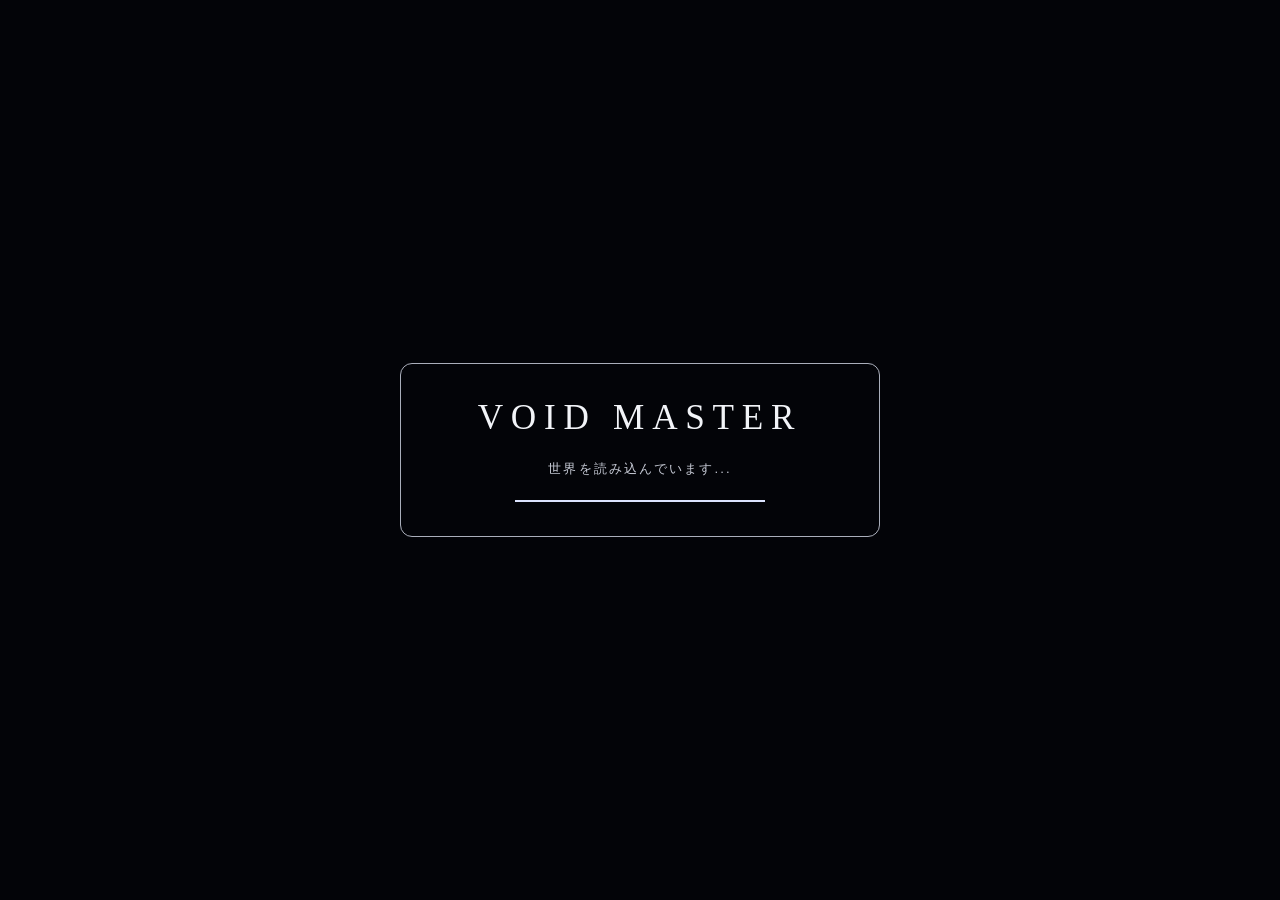
<file: index.html>
<!doctype html>
<html lang="ja">
<head>
  <meta charset="UTF-8">
  <meta name="viewport" content="width=device-width, initial-scale=1.0">
  <meta name="theme-color" content="#030408">
  <title>Void Master</title>
  <style>
    :root {
      color-scheme: dark;
      --white: #f2f4f8;
      --muted: #9ba3b5;
      --blue: #8da9ff;
      --panel: rgba(5, 7, 13, 0.78);
    }

    * { box-sizing: border-box; }

    html, body {
      width: 100%;
      min-height: 100%;
      margin: 0;
      background: #030408;
    }

    body {
      min-height: 100vh;
      min-height: 100dvh;
      overflow: hidden;
      color: var(--white);
      font-family: "Yu Gothic", "Hiragino Kaku Gothic ProN", Meiryo, sans-serif;
      -webkit-font-smoothing: antialiased;
    }

    button { font: inherit; }

    .scene {
      position: relative;
      isolation: isolate;
      display: grid;
      min-height: 100vh;
      min-height: 100dvh;
      place-items: center;
      overflow: hidden;
      background:
        radial-gradient(ellipse at 50% 48%, rgba(31, 42, 68, 0.19), transparent 48%),
        linear-gradient(180deg, #030408 0%, #070a12 58%, #020306 100%);
    }

    .scene::before,
    .scene::after {
      position: absolute;
      z-index: -1;
      content: "";
      pointer-events: none;
      transition: opacity 1.8s ease, transform 2.5s ease;
    }

    .scene::before {
      inset: -20%;
      opacity: 0;
      background:
        radial-gradient(ellipse at 50% 56%, rgba(65, 97, 165, 0.2), transparent 35%),
        radial-gradient(ellipse at 50% 100%, rgba(25, 38, 67, 0.28), transparent 45%);
      transform: scale(1.08);
    }

    .scene::after {
      inset: 0;
      opacity: 0.18;
      background-image: radial-gradient(rgba(190, 205, 239, 0.65) 0.6px, transparent 0.8px);
      background-size: 43px 43px;
      mask-image: linear-gradient(transparent, #000 35%, #000 75%, transparent);
    }

    .scene.has-light::before { opacity: 1; transform: scale(1); }
    .scene.has-light::after { opacity: 0.3; }

    .loading-screen {
      position: absolute;
      inset: 0;
      z-index: 5;
      display: grid;
      place-items: center;
      background: #030408;
      opacity: 1;
      transition: opacity 850ms ease, visibility 850ms ease;
    }

    .loading-screen.is-hidden {
      opacity: 0;
      visibility: hidden;
      pointer-events: none;
    }

    .loading-panel {
      display: grid;
      justify-items: center;
      gap: 22px;
      width: min(82vw, 480px);
      padding: 34px 26px;
      border: 1px solid rgba(235, 240, 255, 0.72);
      border-radius: 12px;
      text-align: center;
    }

    .logo {
      margin: 0;
      font-family: Georgia, "Times New Roman", serif;
      font-size: clamp(1.5rem, 5vw, 2.2rem);
      font-weight: 400;
      letter-spacing: 0.22em;
    }

    .loading-caption {
      margin: 0;
      color: #c5c9d4;
      font-size: 0.82rem;
      letter-spacing: 0.16em;
    }

    .loading-track {
      width: min(100%, 250px);
      height: 2px;
      overflow: hidden;
      background: rgba(255,255,255,0.14);
    }

    .loading-progress {
      width: 100%;
      height: 100%;
      background: #dce4ff;
      transform: scaleX(0);
      transform-origin: left;
      animation: load 1.5s ease-in-out forwards;
    }

    @keyframes load {
      to { transform: scaleX(1); }
    }

    .opening {
      display: grid;
      grid-template-rows: auto 1fr auto;
      width: min(900px, 100%);
      min-height: 100vh;
      min-height: 100dvh;
      padding: clamp(24px, 5vh, 54px) clamp(22px, 7vw, 82px) clamp(20px, 4vh, 42px);
      opacity: 0;
      transform: translateY(8px);
      transition: opacity 1.2s ease, transform 1.2s ease;
    }

    .opening.is-visible { opacity: 1; transform: translateY(0); }

    .opening-header {
      display: flex;
      align-items: center;
      justify-content: space-between;
      gap: 16px;
      color: var(--muted);
      font-family: Georgia, "Times New Roman", serif;
      font-size: 0.72rem;
      letter-spacing: 0.22em;
    }

    .chapter-mark { white-space: nowrap; }

    .story-area {
      display: grid;
      align-content: center;
      justify-items: center;
      padding: 34px 0;
      cursor: pointer;
      outline: none;
    }

    .story-area:focus-visible {
      outline: 1px solid rgba(141, 169, 255, 0.65);
      outline-offset: 8px;
    }

    .eyebrow {
      margin: 0 0 clamp(26px, 5vh, 46px);
      color: var(--blue);
      font-size: 0.7rem;
      letter-spacing: 0.32em;
      opacity: 0.9;
    }

    .story-text {
      width: 100%;
      max-width: 680px;
      min-height: 7.5em;
      margin: 0;
      color: #f0f1f6;
      font-size: clamp(1.05rem, 2.5vw, 1.42rem);
      font-weight: 400;
      line-height: 2.25;
      letter-spacing: 0.055em;
      text-align: center;
      white-space: pre-wrap;
      overflow-wrap: anywhere;
      text-shadow: 0 2px 18px rgba(0,0,0,0.45);
    }

    .story-text.is-fading { opacity: 0; }
    .story-text { transition: opacity 220ms ease; }

    .cursor {
      display: inline-block;
      width: 1px;
      height: 1.1em;
      margin-left: 3px;
      vertical-align: -0.16em;
      background: var(--blue);
      animation: blink 1s steps(2, start) infinite;
    }

    @keyframes blink { to { visibility: hidden; } }

    .opening-footer {
      display: grid;
      grid-template-columns: 1fr auto 1fr;
      align-items: center;
      gap: 18px;
      color: var(--muted);
      font-size: 0.72rem;
      letter-spacing: 0.1em;
    }

    .progress-label { font-variant-numeric: tabular-nums; }

    .progress-track {
      width: min(25vw, 180px);
      height: 1px;
      background: rgba(255,255,255,0.18);
    }

    .progress-value {
      width: 0;
      height: 100%;
      background: var(--blue);
      transition: width 300ms ease;
    }

    .control-hint { text-align: right; }

    .text-button {
      padding: 8px 0;
      border: 0;
      background: transparent;
      color: #c3c8d6;
      cursor: pointer;
      font-size: 0.72rem;
      letter-spacing: 0.1em;
      transition: color 180ms ease;
    }

    .text-button:hover { color: #fff; }
    .text-button:focus-visible { outline: 1px solid var(--blue); outline-offset: 5px; }

    .title-call {
      position: absolute;
      inset: 0;
      z-index: 4;
      display: grid;
      place-items: center;
      overflow: hidden;
      padding: 24px;
      background: #020307;
      opacity: 0;
      visibility: hidden;
      transition: opacity 1.1s ease, visibility 1.1s ease;
    }

    .title-call::before {
      position: absolute;
      inset: -25%;
      content: "";
      pointer-events: none;
      opacity: 0;
      background: radial-gradient(ellipse at center, rgba(94, 125, 206, 0.25), transparent 35%);
      transform: scale(0.7);
      transition: opacity 1.8s ease, transform 2.8s ease;
    }

    .title-call.is-visible { opacity: 1; visibility: visible; }
    .title-call.is-visible::before { opacity: 1; transform: scale(1.15); }

    .title-call-content {
      position: relative;
      text-align: center;
      transform: translateY(12px);
      opacity: 0;
      transition: opacity 1.4s ease 0.55s, transform 1.4s ease 0.55s;
    }

    .title-call.is-visible .title-call-content { opacity: 1; transform: translateY(0); }

    .title-call-kicker {
      margin: 0 0 26px;
      color: #aabbe9;
      font-size: 0.66rem;
      letter-spacing: 0.48em;
    }

    .title-call-logo {
      margin: 0;
      padding-left: 0.2em;
      color: #f5f6fb;
      font-family: Georgia, "Times New Roman", serif;
      font-size: clamp(2.2rem, 8vw, 5.4rem);
      font-weight: 400;
      letter-spacing: 0.2em;
      text-shadow: 0 0 35px rgba(147, 174, 255, 0.28);
    }

    .title-call-rule {
      width: min(58vw, 250px);
      height: 1px;
      margin: 28px auto 22px;
      background: linear-gradient(90deg, transparent, rgba(202, 215, 255, 0.85), transparent);
      transform: scaleX(0);
      transform-origin: center;
      transition: transform 1.2s ease 1s;
    }

    .title-call.is-visible .title-call-rule { transform: scaleX(1); }

    .title-call-subtitle {
      margin: 0;
      color: #b8bfd1;
      font-size: 0.78rem;
      letter-spacing: 0.2em;
    }

    .title-call-continue {
      display: inline-block;
      margin-top: 58px;
      opacity: 0;
      animation: none;
    }

    .title-call.is-ready .title-call-continue {
      animation: appear 900ms ease forwards;
    }

    @keyframes appear { to { opacity: 1; } }

    .end-screen {
      position: absolute;
      inset: 0;
      z-index: 3;
      display: grid;
      place-items: center;
      padding: 24px;
      background: rgba(2, 3, 7, 0.88);
      opacity: 0;
      visibility: hidden;
      transition: opacity 700ms ease, visibility 700ms ease;
    }

    .end-screen.is-visible { opacity: 1; visibility: visible; }

    .end-content { text-align: center; }
    .end-content h2 {
      margin: 0 0 14px;
      font-family: Georgia, "Times New Roman", serif;
      font-size: clamp(1.6rem, 5vw, 2.4rem);
      font-weight: 400;
      letter-spacing: 0.18em;
    }
    .end-content p { color: var(--muted); font-size: 0.88rem; letter-spacing: 0.12em; }
    .title-menu { display: flex; flex-wrap: wrap; justify-content: center; align-items: center; gap: 22px; margin-top: 28px; }
    .game-start-link { color: #dce4ff; text-decoration: none; border-bottom: 1px solid rgba(141, 169, 255, .55); }
    .game-start-link:hover { color: #fff; border-bottom-color: #fff; }

    @media (max-width: 560px) {
      .opening { padding-inline: 22px; }
      .opening-header { font-size: 0.62rem; letter-spacing: 0.14em; }
      .story-text { min-height: 9em; line-height: 2.05; }
      .opening-footer { grid-template-columns: auto 1fr auto; gap: 12px; }
      .progress-track { width: 100%; }
      .control-hint { display: none; }
    }

    @media (prefers-reduced-motion: reduce) {
      *, *::before, *::after {
        animation-duration: 0.01ms !important;
        animation-iteration-count: 1 !important;
        scroll-behavior: auto !important;
        transition-duration: 0.01ms !important;
      }
    }
  </style>
</head>
<body>
  <main class="scene" id="scene">
    <section class="loading-screen" id="loading-screen" aria-label="Loading">
      <div class="loading-panel">
        <h1 class="logo">VOID MASTER</h1>
        <p class="loading-caption">世界を読み込んでいます...</p>
        <div class="loading-track" aria-hidden="true"><div class="loading-progress"></div></div>
      </div>
    </section>

    <section class="opening" id="opening" aria-label="オープニング">
      <header class="opening-header">
        <span>VOID MASTER</span>
        <span class="chapter-mark">PROLOGUE · 00</span>
      </header>

      <div class="story-area" id="story-area" role="button" tabindex="0" aria-label="クリックまたはEnterで次へ進む">
        <p class="eyebrow">RINA'S MONOLOGUE</p>
        <p class="story-text" id="story-text" aria-live="polite" aria-atomic="true"></p>
      </div>

      <footer class="opening-footer">
        <span class="progress-label" id="progress-label">01 / 40</span>
        <div class="progress-track" aria-hidden="true"><div class="progress-value" id="progress-value"></div></div>
        <button class="text-button" id="skip-button" type="button">SKIP ↗</button>
      </footer>
    </section>

    <section class="title-call" id="title-call" aria-label="タイトルコール" aria-hidden="true">
      <div class="title-call-content">
        <p class="title-call-kicker">THE WORLD IS NOT YET LOST</p>
        <h2 class="title-call-logo">VOID MASTER</h2>
        <div class="title-call-rule" aria-hidden="true"></div>
        <p class="title-call-subtitle">闇が濃くなるほど、光は際立つ。</p>
        <button class="text-button title-call-continue" id="title-continue" type="button">CONTINUE ↗</button>
      </div>
    </section>

    <section class="end-screen" id="end-screen" aria-hidden="true">
      <div class="end-content">
        <h2>VOID MASTER</h2>
        <p>—— 物語は、ここから始まる。</p>
        <p class="title-menu">
          <a class="text-button game-start-link" href="game.html">本編を始める ↗</a>
          <button class="text-button" id="replay-button" type="button">オープニングをもう一度見る ↺</button>
        </p>
      </div>
    </section>
  </main>

  <script>
    "use strict";

    const monologue = [
      "私は……何も知らない。",
      "自分がどこから来たのか、なぜここにいるのか ——",
      "名前以外は、何も。",
      "目が覚めた時、周りは黒に包まれていた。",
      "大地は濁り、空は澱み、音さえも吸い込まれていく場所。",
      "それが「クローロ」だと、後になって知った。",
      "なのに私は ——",
      "その闇の中に立っても、少しも痛くなかった。",
      "傷もつかなければ、苦しくもない。",
      "周りのものが次々と呑まれていく中で、私だけが、ただ佇んでいた。",
      "「なぜ君は平気なの？」",
      "誰かがそう言った。",
      "「なぜ闇に消されないの？」",
      "その問いに、私は答えられない。",
      "…… 私自身が、何なのか分からないから。",
      "教えてほしい。",
      "私は誰なの？",
      "何のために在るの？",
      "この白い髪も、蒼い瞳も ——",
      "そして、胸の奥で疼くこの光は、いったい何なの？",
      "「核の欠片」だなんて、そんな言葉で括られるのは苦しい。",
      "道具じゃない。",
      "生贄にされるためだけに生まれてきたんじゃない。",
      "ただ……",
      "誰かの手を、握りたいだけなのに。",
      "共に歩いて、同じものを見て、笑い合いたいだけなのに。",
      "クローロは何もかもを飲み込もうとしている。",
      "でも ——",
      "闇が濃くなるほど、光は際立つ。",
      "私の中のこの光は、きっと消えない。",
      "あなたはそこにいてくれますか？",
      "私の手を取ってくれますか？",
      "闇が怖いと、同じように思ってくれますか？",
      "—— クレイン。",
      "初めて名前を呼んだ人。",
      "あなたがそばにいてくれるのなら、私は闇の中でも歩いていける。",
      "二人なら、きっと ——",
      "この世界の空白を、埋めることができる。",
      "私は消えたりしない。",
      "あなたと共に、生きるから。"
    ];

    const loadingScreen = document.getElementById("loading-screen");
    const opening = document.getElementById("opening");
    const scene = document.getElementById("scene");
    const storyArea = document.getElementById("story-area");
    const storyText = document.getElementById("story-text");
    const progressLabel = document.getElementById("progress-label");
    const progressValue = document.getElementById("progress-value");
    const skipButton = document.getElementById("skip-button");
    const titleCall = document.getElementById("title-call");
    const titleContinue = document.getElementById("title-continue");
    const endScreen = document.getElementById("end-screen");
    const replayButton = document.getElementById("replay-button");
    const reduceMotion = window.matchMedia("(prefers-reduced-motion: reduce)");

    // 「私は……何も知らない。」から先へ進む操作をきっかけにOP曲を再生する。
    const openingMusic = new Audio("assets/music/屍を越えて_BGMer_OP用.mp3");
    openingMusic.loop = true;
    openingMusic.preload = "none";
    let musicStarted = false;

    function startOpeningMusic() {
      if (musicStarted) return;
      musicStarted = true;
      openingMusic.play().catch((error) => {
        // 再生に失敗した場合は、コンソールで原因を確認できるようにする。
        console.error("OP曲を再生できませんでした:", error);
        musicStarted = false;
      });
    }

    let lineIndex = 0;
    let characterIndex = 0;
    let typingTimer = null;
    let isTyping = false;
    let isEnded = false;
    let titleTimer = null;

    function updateProgress() {
      progressLabel.textContent =
        String(Math.min(lineIndex + 1, monologue.length)).padStart(2, "0") +
        " / " + String(monologue.length).padStart(2, "0");
      progressValue.style.width = (lineIndex / monologue.length * 100) + "%";
    }

    function stopTyping() {
      if (typingTimer !== null) {
        window.clearTimeout(typingTimer);
        typingTimer = null;
      }
    }

    function finishCurrentLine() {
      stopTyping();
      storyText.textContent = monologue[lineIndex];
      characterIndex = monologue[lineIndex].length;
      isTyping = false;
    }

    function typeNextCharacter() {
      if (!isTyping) return;

      const line = monologue[lineIndex];
      if (characterIndex >= line.length) {
        isTyping = false;
        typingTimer = null;
        return;
      }

      characterIndex += 1;
      storyText.textContent = line.slice(0, characterIndex);
      const char = line[characterIndex - 1];
      const pause = "、。？！……".includes(char) ? 210 : 42;
      typingTimer = window.setTimeout(typeNextCharacter, reduceMotion.matches ? 0 : pause);
    }

    function showLine(index) {
      stopTyping();
      lineIndex = index;
      characterIndex = 0;
      isTyping = true;
      storyText.classList.add("is-fading");

      window.setTimeout(() => {
        storyText.textContent = "";
        storyText.classList.remove("is-fading");
        updateProgress();
        if (lineIndex >= 28) scene.classList.add("has-light");
        else scene.classList.remove("has-light");
        if (reduceMotion.matches) {
          finishCurrentLine();
          return;
        }
        typeNextCharacter();
      }, reduceMotion.matches ? 0 : 180);
    }

    function nextLine() {
      if (isEnded) return;

      // 最初の一文が表示されている間に進行操作をしたときだけ再生を開始。
      if (lineIndex === 0) startOpeningMusic();

      if (isTyping) {
        finishCurrentLine();
        return;
      }
      if (lineIndex < monologue.length - 1) {
        showLine(lineIndex + 1);
      } else {
        finishOpening();
      }
    }

    function finishOpening() {
      stopTyping();
      isTyping = false;
      isEnded = true;
      if (titleTimer !== null) window.clearTimeout(titleTimer);
      opening.classList.remove("is-visible");
      scene.classList.add("has-light");
      titleCall.classList.add("is-visible");
      titleCall.setAttribute("aria-hidden", "false");
      titleCall.classList.remove("is-ready");
      titleTimer = window.setTimeout(() => {
        titleCall.classList.add("is-ready");
      }, reduceMotion.matches ? 0 : 2200);
    }

    function leaveTitleCall() {
      if (!titleCall.classList.contains("is-visible")) return;
      titleCall.classList.remove("is-visible", "is-ready");
      titleCall.setAttribute("aria-hidden", "true");
      endScreen.classList.add("is-visible");
      endScreen.setAttribute("aria-hidden", "false");
    }

    function startOpening() {
      stopTyping();
      if (titleTimer !== null) window.clearTimeout(titleTimer);
      lineIndex = 0;
      isEnded = false;
      titleCall.classList.remove("is-visible", "is-ready");
      titleCall.setAttribute("aria-hidden", "true");
      endScreen.classList.remove("is-visible");
      endScreen.setAttribute("aria-hidden", "true");
      opening.classList.add("is-visible");
      skipButton.textContent = "SKIP ↗";
      scene.classList.remove("has-light");
      showLine(0);
    }

    function skipOpening() {
      if (isEnded) return;
      finishCurrentLine();
      finishOpening();
    }

    storyArea.addEventListener("click", nextLine);
    storyArea.addEventListener("keydown", (event) => {
      if (event.key === "Enter" || event.key === " ") {
        event.preventDefault();
        nextLine();
      }
    });

    skipButton.addEventListener("click", (event) => {
      event.stopPropagation();
      skipOpening();
    });

    titleContinue.addEventListener("click", leaveTitleCall);
    replayButton.addEventListener("click", startOpening);

    document.addEventListener("keydown", (event) => {
      if (event.key === "Escape" && !isEnded) skipOpening();
      if ((event.key === "Enter" || event.key === " ") &&
          titleCall.classList.contains("is-visible") &&
          event.target !== titleContinue) {
        event.preventDefault();
        leaveTitleCall();
        return;
      }
      if ((event.key === "Enter" || event.key === " ") &&
          event.target !== storyArea &&
          event.target !== skipButton &&
          event.target !== replayButton &&
          event.target !== titleContinue &&
          !isEnded) {
        event.preventDefault();
        nextLine();
      }
    });

    window.setTimeout(() => {
      loadingScreen.classList.add("is-hidden");
      opening.classList.add("is-visible");
      window.setTimeout(startOpening, reduceMotion.matches ? 0 : 550);
    }, 1650);
  </script>
</body>
</html>
</file>
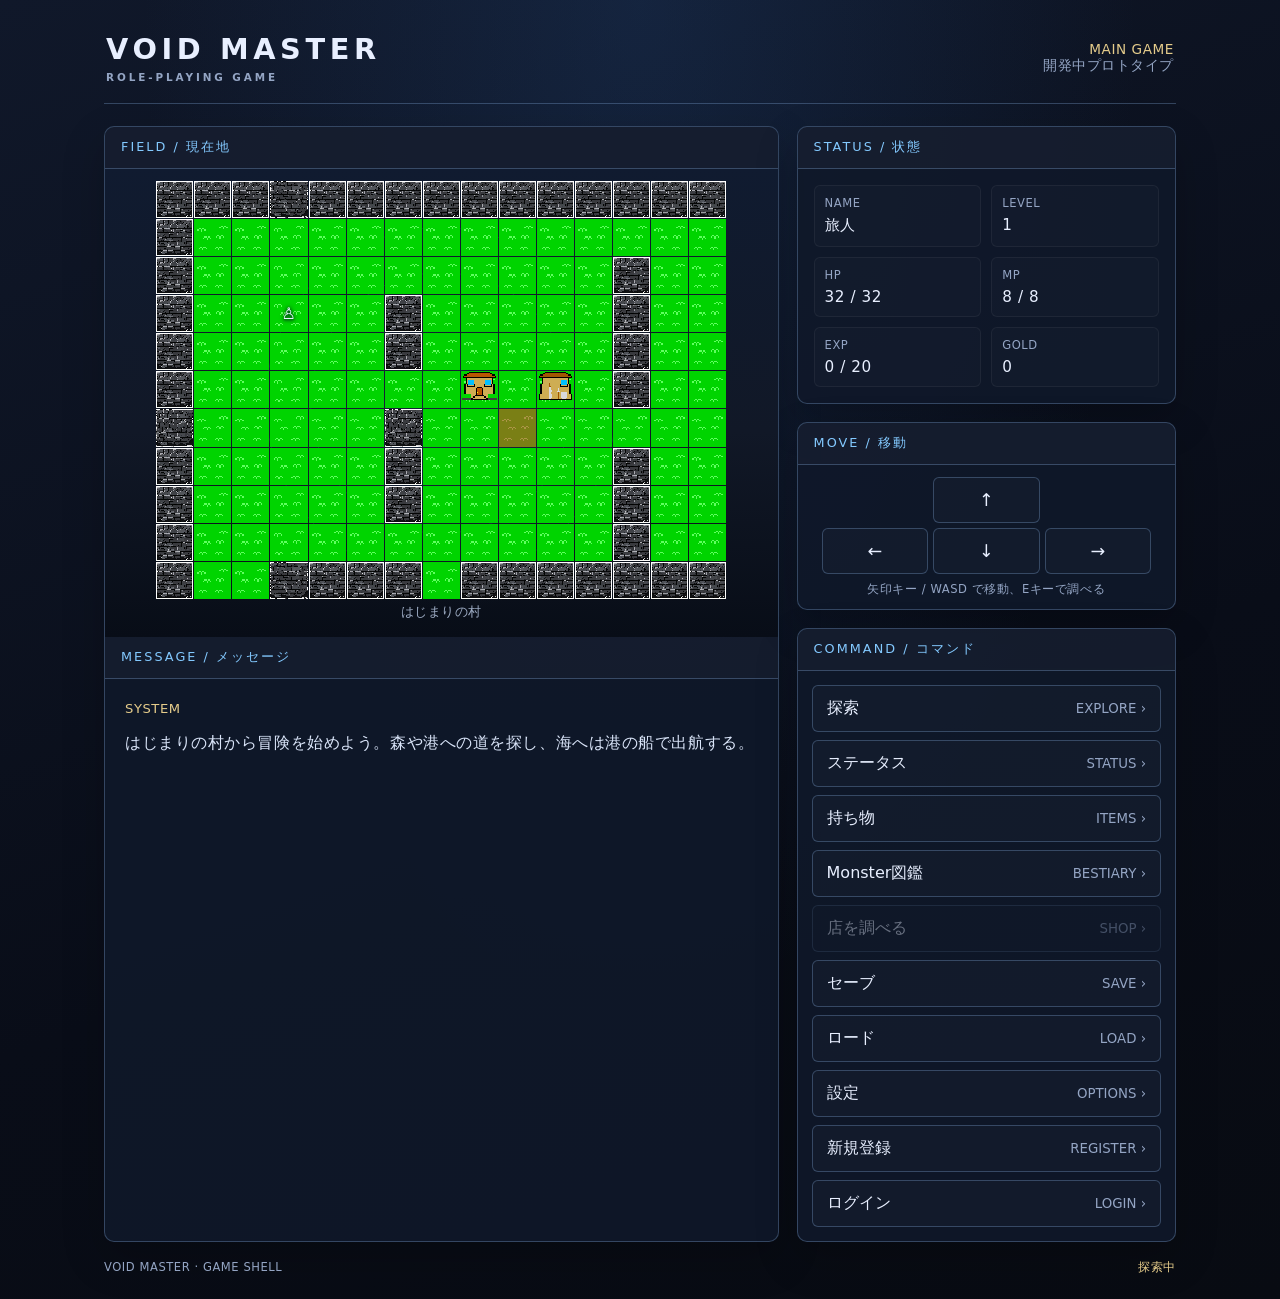
<file: game.html>
<!doctype html>
<html lang="ja">
<head>
  <meta charset="utf-8">
  <meta name="viewport" content="width=device-width, initial-scale=1">
  <meta name="theme-color" content="#090d18">
  <title>Void Master | RPG</title>
  <!-- ゲーム画面。スタイルとエントリーポイントは外部ファイルで管理する。 -->
  <link rel="stylesheet" href="game_style.css">
</head>
<body>
  <div class="shell">
    <header>
      <h1 class="brand">VOID MASTER<span>ROLE-PLAYING GAME</span></h1>
      <div class="chapter">MAIN GAME<br><span style="color:var(--muted)">開発中プロトタイプ</span></div>
    </header>

    <main class="layout">
      <section class="panel" aria-label="ゲーム画面">
        <div class="panel-title">FIELD / 現在地</div>
        <div class="scene" id="gameScene" aria-label="探索マップ">
          <div id="mapGrid" class="map-grid" role="grid" aria-label="フィールドマップ"></div>
          <div class="scene-caption" id="location">未踏の領域</div>
        </div>
        <section id="battlePanel" class="battle-panel" aria-label="戦闘コマンド" hidden>
          <div class="battle-heading">
            <strong id="battleTitle">敵</strong>
            <span id="battleEnemyHp">HP -- / --</span>
          </div>
          <div class="battle-actions">
            <button class="command" type="button" data-battle-action="attack">攻撃</button>
            <button class="command" type="button" data-battle-action="defend">防御</button>
            <button class="command" type="button" data-battle-action="ripple">波紋 <small>MP 3</small></button>
            <button class="command" type="button" data-battle-action="assistant-menu" id="assistantMenuButton" hidden>アシスタント <small>PHASE-1</small></button>
            <button class="command" type="button" data-battle-action="item:potion">回復薬</button>
            <button class="command" type="button" data-battle-action="flee">逃げる</button>
          </div>
          <div class="assistant-actions" id="assistantActions" hidden aria-label="アシスタント技">
            <div class="assistant-actions-heading">Cry of the Lost One · PHASE-1</div>
            <button class="command" type="button" data-battle-action="assistant:life-hates-me">life hates me <small>即死 4%</small></button>
            <button class="command" type="button" data-battle-action="assistant:delusional-sentiment-compensation-federation">Delusional Sentiment Compensation Federation <small>波紋補助</small></button>
            <button class="command" type="button" data-battle-action="assistant:nombrese-oblige">Nombrese Oblige <small>呼吸準備</small></button>
          </div>
        </section>
        <div class="panel-title">MESSAGE / メッセージ</div>
        <div class="message" aria-live="polite" aria-atomic="true">
          <span class="message-name" id="messageName">SYSTEM</span>
          <span id="messageText">『Void Master』本編の開発拠点。ここから世界を組み立てていく。</span>
        </div>
      </section>

      <aside class="side">
        <section class="panel" aria-label="プレイヤー情報">
          <div class="panel-title">STATUS / 状態</div>
          <div class="status-grid">
            <div class="stat"><span class="stat-label">NAME</span><span class="stat-value" id="statName">旅人</span></div>
            <div class="stat"><span class="stat-label">LEVEL</span><span class="stat-value" id="statLevel">1</span></div>
            <div class="stat"><span class="stat-label">HP</span><span class="stat-value" id="statHp">32 / 32</span></div>
            <div class="stat"><span class="stat-label">MP</span><span class="stat-value" id="statMp">8 / 8</span></div>
            <div class="stat"><span class="stat-label">EXP</span><span class="stat-value" id="statExp">0 / 20</span></div>
            <div class="stat"><span class="stat-label">GOLD</span><span class="stat-value" id="statGold">0</span></div>
          </div>
        </section>

        <section class="panel" aria-label="移動操作">
          <div class="panel-title">MOVE / 移動</div>
          <div class="dpad">
            <span></span><button class="command direction" type="button" data-move="up" aria-label="上へ移動">↑</button><span></span>
            <button class="command direction" type="button" data-move="left" aria-label="左へ移動">←</button>
            <button class="command direction" type="button" data-move="down" aria-label="下へ移動">↓</button>
            <button class="command direction" type="button" data-move="right" aria-label="右へ移動">→</button>
          </div>
          <p class="controls-hint">矢印キー / WASD で移動、Eキーで調べる</p>
        </section>

        <nav class="panel" aria-label="メインコマンド">
          <div class="panel-title">COMMAND / コマンド</div>
          <div class="commands">
            <button class="command" type="button" data-command="explore"><span>探索</span><small>EXPLORE ›</small></button>
            <button class="command" type="button" data-command="status"><span>ステータス</span><small>STATUS ›</small></button>
            <button class="command" type="button" data-command="items"><span>持ち物</span><small>ITEMS ›</small></button>
            <button class="command" type="button" data-command="monsters"><span>Monster図鑑</span><small>BESTIARY ›</small></button>
            <button class="command" type="button" data-command="shop" id="shopCommand" disabled><span>店を調べる</span><small>SHOP ›</small></button>
            <button class="command" type="button" data-command="save"><span>セーブ</span><small>SAVE ›</small></button>
            <button class="command" type="button" data-command="load"><span>ロード</span><small>LOAD ›</small></button>
            <button class="command" type="button" data-command="settings"><span>設定</span><small>OPTIONS ›</small></button>
            <div class="account-menu" aria-label="アカウント">
              <button class="command" type="button" onclick="location.href='auth.html?mode=signup'">
                <span>新規登録</span>
                <small>REGISTER ›</small>
              </button>
              <button class="command" type="button" onclick="location.href='auth.html?mode=login'">
                <span>ログイン</span>
                <small>LOGIN ›</small>
              </button>
            </div>
          </div>
        </nav>
      </aside>
    </main>

    <footer>
      <span>VOID MASTER · GAME SHELL</span>
      <span class="notice" id="systemStatus">ゲームエンジン起動中</span>
    </footer>
  </div>

  <dialog id="menuDialog" class="menu-dialog" aria-labelledby="dialogTitle">
    <div class="dialog-header">
      <h2 id="dialogTitle">メニュー</h2>
      <button id="closeDialog" class="close-dialog" type="button" aria-label="閉じる">×</button>
    </div>
    <div id="dialogBody" class="dialog-body"></div>
  </dialog>

  <script type="module" src="game_script.js"></script>
</body>
</html>
</file>
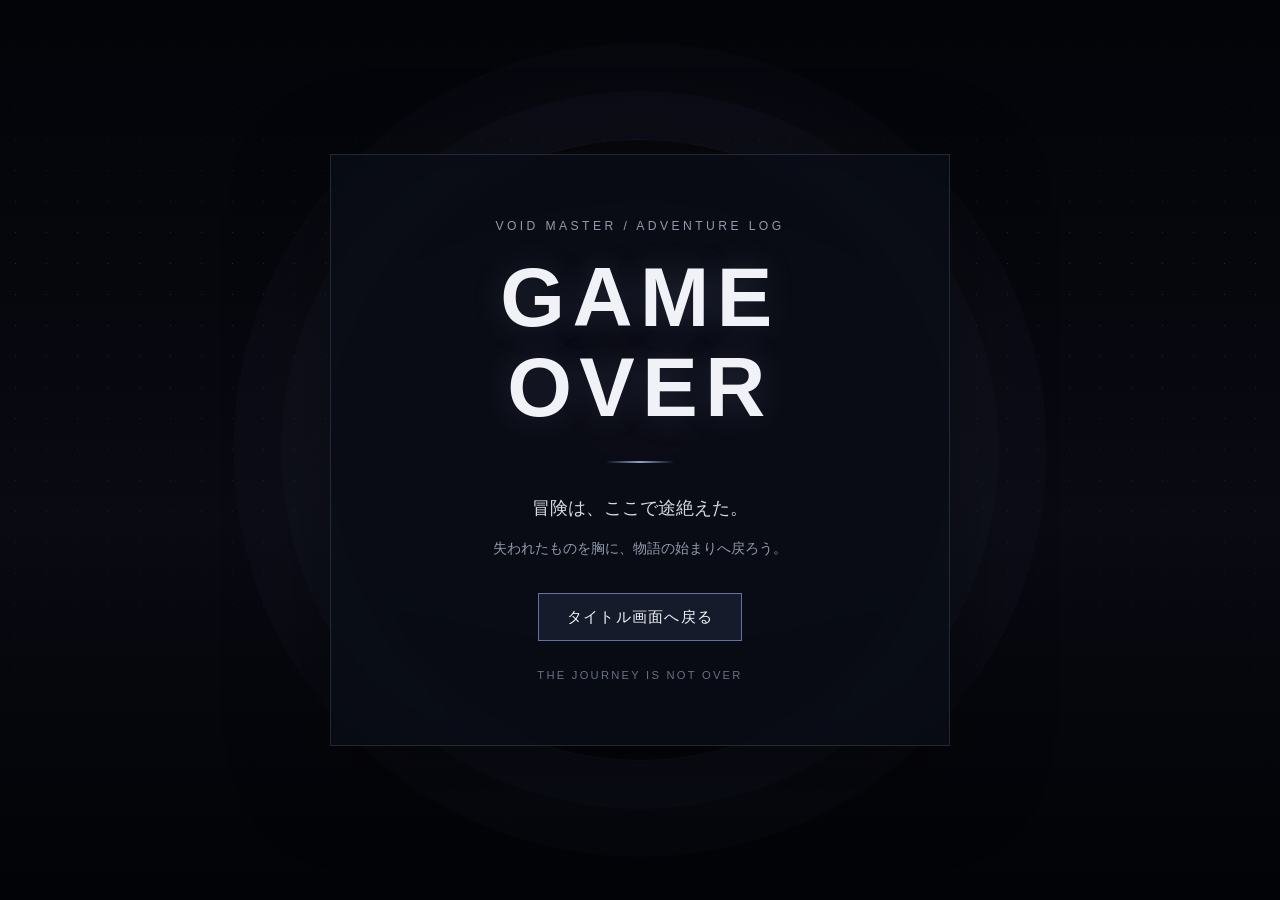
<file: GameOver.html>
<!doctype html>
<html lang="ja">
<head>
  <meta charset="UTF-8">
  <meta name="viewport" content="width=device-width, initial-scale=1">
  <meta name="theme-color" content="#030408">
  <title>GAME OVER | Void Master</title>
  <style>
    :root {
      color-scheme: dark;
      --text: #f2f4f8;
      --muted: #929bad;
      --accent: #a7baff;
      --panel: rgba(10, 13, 23, .78);
    }

    * { box-sizing: border-box; }

    html, body {
      min-width: 320px;
      min-height: 100%;
      margin: 0;
      background: #030408;
    }

    body {
      min-height: 100vh;
      min-height: 100dvh;
      color: var(--text);
      font-family: "Yu Gothic", "Hiragino Kaku Gothic ProN", Meiryo, sans-serif;
    }

    .scene {
      position: relative;
      isolation: isolate;
      display: grid;
      min-height: 100vh;
      min-height: 100dvh;
      place-items: center;
      overflow: hidden;
      padding: 24px;
      background:
        radial-gradient(ellipse at 50% 42%, rgba(65, 28, 45, .22), transparent 42%),
        linear-gradient(180deg, #030408 0%, #090a12 58%, #020306 100%);
    }

    .scene::before, .scene::after {
      position: absolute;
      z-index: -1;
      content: "";
      pointer-events: none;
    }

    .scene::before {
      inset: 0;
      opacity: .45;
      background-image: radial-gradient(rgba(173, 186, 220, .42) .7px, transparent .7px);
      background-size: 31px 31px;
      mask-image: linear-gradient(transparent, black 30%, transparent 95%);
    }

    .scene::after {
      width: min(76vw, 620px);
      aspect-ratio: 1;
      border: 1px solid rgba(146, 165, 220, .08);
      border-radius: 50%;
      box-shadow: 0 0 0 48px rgba(146, 165, 220, .025), 0 0 0 96px rgba(146, 165, 220, .018);
    }

    .panel {
      width: min(100%, 620px);
      padding: clamp(28px, 7vw, 64px) clamp(22px, 6vw, 58px);
      border: 1px solid rgba(166, 181, 221, .17);
      background: var(--panel);
      box-shadow: 0 24px 90px rgba(0, 0, 0, .42);
      text-align: center;
      backdrop-filter: blur(8px);
    }

    .eyebrow {
      margin: 0 0 20px;
      color: var(--muted);
      font-size: .76rem;
      letter-spacing: .28em;
    }

    h1 {
      margin: 0;
      color: #f1f2f7;
      font-size: clamp(2.6rem, 10vw, 5.2rem);
      font-weight: 800;
      letter-spacing: .09em;
      line-height: 1.08;
      text-shadow: 0 0 32px rgba(140, 157, 205, .2);
    }

    .rule {
      width: 68px;
      height: 2px;
      margin: 28px auto;
      background: linear-gradient(90deg, transparent, #8e9fc9, transparent);
    }

    .message {
      margin: 0;
      color: #d5d9e4;
      font-size: clamp(1rem, 3vw, 1.15rem);
      line-height: 1.9;
    }

    .submessage {
      margin: 10px 0 32px;
      color: var(--muted);
      font-size: .88rem;
      line-height: 1.8;
    }

    .actions {
      display: flex;
      justify-content: center;
    }

    .button {
      display: inline-flex;
      min-height: 48px;
      align-items: center;
      justify-content: center;
      padding: 12px 28px;
      border: 1px solid rgba(167, 186, 255, .55);
      background: rgba(115, 139, 205, .12);
      color: var(--text);
      font: inherit;
      font-size: .95rem;
      letter-spacing: .08em;
      text-decoration: none;
      transition: background .18s ease, border-color .18s ease, transform .18s ease;
    }

    .button:hover, .button:focus-visible {
      border-color: var(--accent);
      background: rgba(115, 139, 205, .24);
    }

    .button:active { transform: translateY(1px); }

    .footer {
      margin: 28px 0 0;
      color: #687184;
      font-size: .7rem;
      letter-spacing: .2em;
    }

    @media (prefers-reduced-motion: no-preference) {
      .panel { animation: appear .7s ease-out both; }
      @keyframes appear {
        from { opacity: 0; transform: translateY(8px); }
        to { opacity: 1; transform: translateY(0); }
      }
    }
  </style>
</head>
<body>
  <main class="scene">
    <section class="panel" aria-labelledby="gameOverTitle">
      <p class="eyebrow">VOID MASTER / ADVENTURE LOG</p>
      <h1 id="gameOverTitle">GAME OVER</h1>
      <div class="rule" aria-hidden="true"></div>
      <p class="message">冒険は、ここで途絶えた。</p>
      <p class="submessage">失われたものを胸に、物語の始まりへ戻ろう。</p>
      <div class="actions">
        <a class="button" href="index.html">タイトル画面へ戻る</a>
      </div>
      <p class="footer">THE JOURNEY IS NOT OVER</p>
    </section>
  </main>
</body>
</html>
</file>
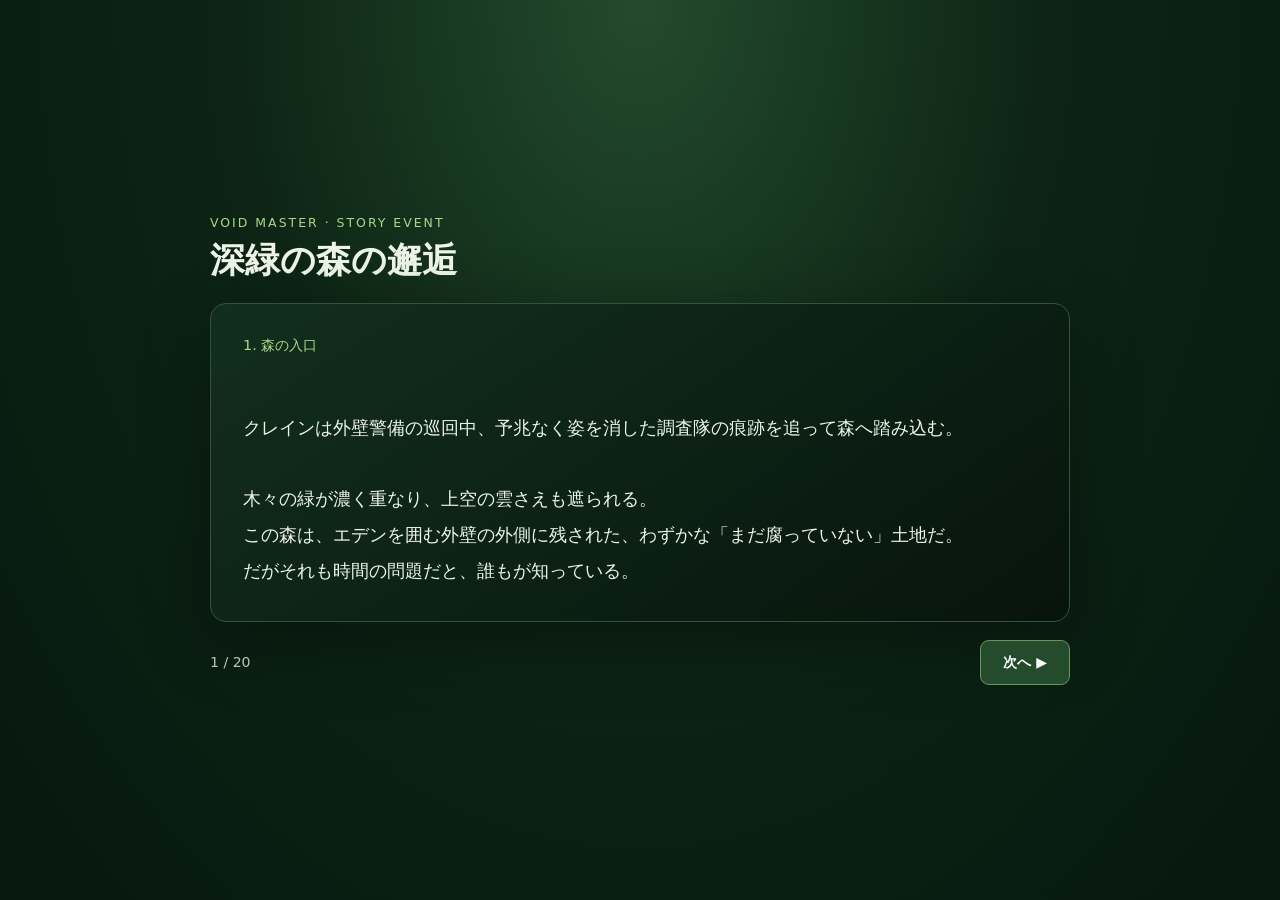
<file: story.html>
<!doctype html>
<html lang="ja">
<head>
  <meta charset="utf-8">
  <meta name="viewport" content="width=device-width, initial-scale=1">
  <meta name="theme-color" content="#07180f">
  <title>Void Master | Story</title>
  <style>
    :root { color-scheme: dark; --bg:#07180f; --panel:#10271b; --line:#31543b; --text:#edf4e8; --muted:#b4c8b4; --accent:#a8d98b; }
    * { box-sizing:border-box; }
    body { margin:0; min-height:100vh; display:grid; place-items:center; padding:20px; color:var(--text); background:radial-gradient(ellipse at 50% 0%,#234b2c 0%,#0d2415 45%,var(--bg) 100%); font-family:system-ui,-apple-system,"Segoe UI",sans-serif; }
    main { width:min(860px,100%); }
    .eyebrow { color:var(--accent); font-size:.78rem; letter-spacing:.16em; }
    h1 { margin:.45rem 0 1.2rem; font-size:clamp(1.45rem,4vw,2.2rem); }
    .scene { border:0; background:transparent; border-radius:0; padding:0; min-height:300px; box-shadow:none; }
    .scene-layout { display:flex; align-items:stretch; gap:clamp(12px,3vw,28px); min-height:300px; }
    .portrait { display:block; width:clamp(120px,27vw,240px); max-height:460px; object-fit:contain; object-position:center bottom; align-self:flex-end; flex:0 0 auto; filter:drop-shadow(0 12px 18px #0007); }
    .portrait[hidden] { display:none; }
    .dialogue { flex:1; min-width:0; align-self:center; border:1px solid var(--line); background:linear-gradient(145deg,rgba(18,47,29,.97),rgba(7,20,13,.99)); border-radius:16px; padding:clamp(18px,3.5vw,32px); min-height:220px; box-shadow:0 20px 70px #0005; }
    .scene-layout.crane-speaker { flex-direction:row; }
    .scene-layout.other-speaker { flex-direction:row; }
    .scene-layout.narration { justify-content:center; }
    .scene-layout.narration .dialogue { width:100%; }
    .chapter { color:var(--accent); font-size:.9rem; margin-bottom:1.2rem; }
    #speaker { color:var(--accent); font-weight:700; margin-bottom:.8rem; min-height:1.4em; }
    #text { font-size:clamp(1rem,2.4vw,1.12rem); line-height:2; white-space:pre-wrap; }
    @media (max-width:560px) {
      body { padding:12px; }
      .scene-layout { gap:8px; min-height:250px; }
      .portrait { width:clamp(76px,25vw,125px); max-height:330px; }
      .dialogue { padding:15px; min-height:200px; }
      #text { line-height:1.8; }
    }
    .controls { display:flex; align-items:center; justify-content:space-between; gap:16px; margin-top:18px; color:var(--muted); font-size:.88rem; }
    button { border:1px solid #6b965b; border-radius:9px; background:#244b2b; color:#fff; padding:12px 22px; font:inherit; font-weight:650; cursor:pointer; }
    button:hover { background:#32643a; } button:focus-visible { outline:3px solid var(--accent); outline-offset:3px; }
    #progress { font-variant-numeric:tabular-nums; }
  </style>
</head>
<body>
  <main>
    <div class="eyebrow">VOID MASTER · STORY EVENT</div>
    <h1 id="title">深緑の森の邂逅</h1>
    <section class="scene" aria-live="polite" aria-atomic="true">
      <div class="scene-layout narration" id="sceneLayout">
        <img class="portrait" id="portrait" alt="" hidden>
        <div class="dialogue">
          <div class="chapter" id="chapter">1. 森の入口</div>
          <div id="speaker"></div>
          <div id="text"></div>
        </div>
      </div>
    </section>
    <div class="controls">
      <span id="progress">1 / 1</span>
      <button id="next" type="button">次へ ▶</button>
    </div>
  </main>
  <script>
    const params = new URLSearchParams(location.search);
    const eventId = params.get('event') || 'S1';

    // Story pages are separate documents, so restart the current area's looped BGM here.
    // The game stores its exploration state in sessionStorage before navigating to this page.
    let storyAreaId = ({ S1: 'forest', S2: 'cave', S3: 'volcano' })[eventId] || 'village';
    try {
      const rawHandoff = sessionStorage.getItem('voidMasterStoryHandoff');
      if (rawHandoff) {
        const handoff = JSON.parse(rawHandoff);
        if (handoff?.state?.areaId) storyAreaId = handoff.state.areaId;
      }
    } catch (error) {
      console.error('Story BGM handoff read failed:', error);
    }
    import('./js/bgm.js')
      .then(({ setBackgroundMusic }) => setBackgroundMusic(storyAreaId, document))
      .catch((error) => console.error('Story BGM failed to initialize:', error));
    const events = {
      S1: {
        title: '深緑の森の邂逅',
        lines: [
          { chapter:'1. 森の入口', speaker:'', text:'クレインは外壁警備の巡回中、予兆なく姿を消した調査隊の痕跡を追って森へ踏み込む。\n\n木々の緑が濃く重なり、上空の雲さえも遮られる。\nこの森は、エデンを囲む外壁の外側に残された、わずかな「まだ腐っていない」土地だ。\nだがそれも時間の問題だと、誰もが知っている。' },
          { chapter:'1. 森の入口', speaker:'クレイン', text:'（木々の間を歩きながら）\n……ここまで調査隊の痕跡がないのか。' },
          { chapter:'1. 森の入口', speaker:'', text:'森の奥へ踏み込むほど、空気が澄んでいく。\nクローロの瘴気は本来、もっと重く、肌に刺すようなはずなのに。\n手の甲の紋様が、微かに疼く。\nクレインはそれを押さえ込むように手を握り、歩を進める。' },
          { chapter:'2. 泉のほとり', speaker:'', text:'視界が開け、小さな泉が姿を現す。\n周囲の木々は一際鮮やかな緑に輝き、泉の水面は青い光をたたえている。\nその中央に、一人の少女が倒れていた。' },
          { chapter:'2. 泉のほとり', speaker:'クレイン', text:'（剣を抜く手を止め）\n……誰だ。\nこんな場所に、一人で。' },
          { chapter:'2. 泉のほとり', speaker:'', text:'警戒しながら近づく。\n白い髪が木漏れ日にさらされ、衣は薄く、瘴気で傷むはずの肌には一点の曇りもない。\nまるで世界の腐敗が彼女には届いていないかのようだ。' },
          { chapter:'2. 泉のほとり', speaker:'リーナ', text:'（うっすらと目を開け）\n……ここは。\n私は……' },
          { chapter:'2. 泉のほとり', speaker:'クレイン', text:'大丈夫か？ 君、どうしてこんな所にいるんだ。\nこの先はクローロの侵食域が迫っている。普通なら、長くはいられないはずだ。' },
          { chapter:'2. 泉のほとり', speaker:'リーナ', text:'（ゆっくりと体を起こし、周囲を見渡し）\n黒く……ない。\n闇に、飲まれていない。\n……きれい。' },
          { chapter:'2. 泉のほとり', speaker:'クレイン', text:'（眉をひそめ）\n君、瘴気に当たっていないのか？\n外の大地は既に黒く濁り、生き物の姿さえ消えている。\nこの森が例外なだけだ。' },
          { chapter:'2. 泉のほとり', speaker:'リーナ', text:'手を伸ばしても、痛くない。\n吸い込まれない。\n私……何も分からないの。\n目が覚めたら、闇の中にいて。\nそれで歩いていたら——この光に、導かれるように。' },
          { chapter:'2. 泉のほとり', speaker:'', text:'彼女の瞳は深海のような蒼色で、真っ直ぐにクレインを見つめる。\nその視線には疑いも恐れもなく、ただ純粋な問いかけが宿っている。' },
          { chapter:'2. 泉のほとり', speaker:'クレイン', text:'（手の甲の紋様が、彼女の方を向いて微かに輝く）\n……俺の紋が反応している。\n初めてだ。これほど強く。' },
          { chapter:'2. 泉のほとり', speaker:'リーナ', text:'その紋様……\n暖かい。\n守ってくれるような……気がする。' },
          { chapter:'2. 泉のほとり', speaker:'クレイン', text:'俺はクレイン。エデンの警備員だ。\n君の名前は？' },
          { chapter:'2. 泉のほとり', speaker:'リーナ', text:'……リーナ。\nそれだけは覚えている。\nそれ以外は、何も。' },
          { chapter:'2. 泉のほとり', speaker:'クレイン', text:'リーナか。\n——このまま森にいるのは危険だ。\n侵食は確実に迫っている。エデンまで一緒に来なさい。\n詳しい話は、そこで聞けばいい。' },
          { chapter:'2. 泉のほとり', speaker:'リーナ', text:'うん。\nクレイン……さん。\nあなたと一緒なら、怖くない。' },
          { chapter:'2. 泉のほとり', speaker:'', text:'少女はゆっくりと立ち上がり、クレインの差し出した手を取る。\nその瞬間、手の甲の紋様が蒼い光と重なり、一瞬だけ森全体が明るく輝いた。\n木々の葉がそよぎ、泉の水面が穏やかに波打つ。\n二人の出会いが、静かに終わりゆく世界の運命を動かし始めた。' },
          { chapter:'3. 幕間', speaker:'', text:'クレインがリーナを伴い森を後にする。\n背後では、木々の緑が少しだけ濃くなったように見えた。\nだがそれも束の間、遠くの空にはクローロの黒い靄が、確実に広がり始めているのだった。\n\n—— S1 了 ——' }
        ]
      },
      S2: {
        title: '忘却の洞窟',
        lines: [
          { chapter:'1. 洞窟入口', speaker:'', text:'深緑の森の奥深く、木々の根が岩肌を這う場所に洞窟の口が開いていた。木漏れ日は届かず、内部は濃い闇に包まれている。風の音も消え、水滴の音だけが低く響く。' },
          { chapter:'1. 洞窟入口', speaker:'クレイン', text:'（剣の柄を握り、入口の闇を見つめる）\n……ここが、忘却の洞窟か。森の住民たちが決して近づかない場所だ。「入った者は帰ってこない」とまで言われている。' },
          { chapter:'1. 洞窟入口', speaker:'リーナ', text:'（少し後ろから恐る恐る覗き込む）\n暗いですね……でも、嫌な感じはしないです。どこか……落ち着くような。' },
          { chapter:'1. 洞窟入口', speaker:'クレイン', text:'そうか。君がそう言うなら、行ってみよう。ただ、絶対に離れるな。何が起こるか分からない。' },
          { chapter:'1. 洞窟入口', speaker:'リーナ', text:'はい。手、つないでもいいですか？' },
          { chapter:'1. 洞窟入口', speaker:'クレイン', text:'（少し戸惑いつつ手を差し伸べる）\nああ。離さないように。' },
          { chapter:'1. 洞窟入口', speaker:'', text:'手を取り合い、二人は洞窟の闇へ一歩踏み込む。直後、リーナの体から微かな蒼い光が広がり、足元と岩肌を柔らかく照らし出した。' },
          { chapter:'2. 記憶の痕跡', speaker:'', text:'奥へ進むにつれ、道は緩やかな下り坂になる。壁面には人の手で刻まれたらしい模様が残っているが、風化して一部しか読み取れない。クローロの侵食が及んでいない空間には、時間が止まったような静けさが満ちていた。' },
          { chapter:'2. 記憶の痕跡', speaker:'クレイン', text:'（壁の模様に触れる）\n古い……エデンが築かれるより、ずっと前の時代のものだと聞いたことがある。人々は何のために、こんな場所へ道を伸ばしたんだろう。' },
          { chapter:'2. 記憶の痕跡', speaker:'リーナ', text:'誰かが……探しに来たのかな。「忘れたくないもの」を守っていたのかもしれません。この洞窟の名前も、そういう意味なのかなって。' },
          { chapter:'2. 記憶の痕跡', speaker:'クレイン', text:'君には、そう見えるのか。' },
          { chapter:'2. 記憶の痕跡', speaker:'リーナ', text:'消えてほしくないもの、無くしちゃいけないものを、ここに隠して守っていた……そんな気がする。でも、それが何なのかは分からないの。' },
          { chapter:'2. 記憶の痕跡', speaker:'', text:'リーナの蒼い光が少し強まり、先の通路を照らす。二人はその光に導かれるように、さらに奥へ進んだ。' },
          { chapter:'3. 核の欠片', speaker:'', text:'最奥の小さな空間に、透明な結晶の柱が静かに立っていた。中には蒼く輝く欠片が浮かび、リーナの光と同じ色で脈打つように輝いている。周囲の空気は澄み、クローロの気配は完全に遮断されていた。' },
          { chapter:'3. 核の欠片', speaker:'クレイン', text:'（結晶柱に近づき、息を呑む）\nこれが……核の欠片？ ガルドが言っていたものに似ている。' },
          { chapter:'3. 核の欠片', speaker:'リーナ', text:'（一歩前へ出て欠片を見上げる）\n私……これを知っています。私の一部みたいな……そんな気がする。会いたかった、と思ってる。' },
          { chapter:'3. 核の欠片', speaker:'', text:'リーナが結晶に手をかざすと、欠片は輝きを増し、結晶がゆっくりと砕けていく。欠片は彼女の手のひらへ吸い込まれるように移り、胸元へと収まった。瞬間、蒼い瞳が強く輝き、洞窟全体が柔らかな光に包まれる。' },
          { chapter:'3. 核の欠片', speaker:'リーナ', text:'（胸元に手を当てる）\n……わかりました。この先に道があるって。暖かい、赤い光が見えるんです。' },
          { chapter:'3. 核の欠片', speaker:'クレイン', text:'（壁の一部が開いていることに気づく）\nあれは……溶岩洞。ガルドの話では、この洞窟の奥が火山へ続いているということだった。' },
          { chapter:'4. 溶岩洞への道', speaker:'', text:'新たに開かれた通路から、乾いて少し熱を帯びた空気が流れてくる。遠くでは地鳴りのような音が響き、暗闇の向こうに淡い橙色の光が揺らめいていた。' },
          { chapter:'4. 溶岩洞への道', speaker:'クレイン', text:'火山へ続く道……エデンに戻る道とは逆だ。だが、ここに来た以上、引き返すだけじゃ答えは見つからない。' },
          { chapter:'4. 溶岩洞への道', speaker:'リーナ', text:'（クレインの袖をそっと掴む）\n怖いけど……行ってみたいです。この先に、私たちの進むべき道がある気がします。クレインさんと一緒なら、大丈夫です。' },
          { chapter:'4. 溶岩洞への道', speaker:'クレイン', text:'（リーナの手を取り、強く握る）\nああ。俺が守る。絶対に。行こう。' },
          { chapter:'4. 溶岩洞への道', speaker:'', text:'二人は蒼い光を先頭に、未知の火山地帯へ続く道を見つめる。洞窟の静けさを背後に残し、新たな冒険の足音が響き始めた。\n\n—— S2 了 ——' }
        ]
      },
      S3: {
        title: '灰燼の火山、盗賊団ロキの待つ場所',
        lines: [
          { chapter:'1. 灰燼の山道', speaker:'', text:'忘却の洞窟を抜けた先には、灰と黒い岩に覆われた火山地帯が広がっていた。空には赤黒い雲が渦巻き、地の底から伝わる熱が靴底をじりじりと焼く。' },
          { chapter:'1. 灰燼の山道', speaker:'クレイン', text:'ここが灰燼の火山か……。洞窟で見つけた核の欠片が、こっちへ進めと導いた。ガルドもそう言っていた。' },
          { chapter:'1. 灰燼の山道', speaker:'リーナ', text:'空気が熱い……でも、欠片が胸の中で光っています。この先に、何かがあるんですね。' },
          { chapter:'1. 灰燼の山道', speaker:'クレイン', text:'ああ。だが、火山に入ってから妙に足跡が多い。魔物だけじゃない。誰かがここを通っている。' },
          { chapter:'2. 立ちふさがる影', speaker:'', text:'岩陰から複数の人影が現れ、二人の進路を塞いだ。身なりは統一されていないが、互いに合図を交わす動きには慣れがある。盗賊団ロキだ。' },
          { chapter:'2. 立ちふさがる影', speaker:'ロードマン', text:'お客さんか。こんな場所まで来るとは、物好きな連中だな。ここから先は俺たちの縄張りだ。引き返しな。' },
          { chapter:'2. 立ちふさがる影', speaker:'クレイン', text:'盗賊団ロキ……。ここで何をしている？' },
          { chapter:'2. 立ちふさがる影', speaker:'ローザ', text:'質問する立場だと思ってるの？　この火山には、あんたたちが知らない価値がある。それを手に入れるのは、早い者勝ちさ。' },
          { chapter:'2. 立ちふさがる影', speaker:'リーナ', text:'そのために、ここにいる人たちを傷つけるんですか？' },
          { chapter:'2. 立ちふさがる影', speaker:'ローラ', text:'きれいごとで腹は満たせないよ、お嬢ちゃん。生き残りたきゃ、取れるものを取る。それだけさ。' },
          { chapter:'3. 火山に潜む目的', speaker:'クレイン', text:'この先にあるものが何であれ、好き勝手に奪わせるわけにはいかない。道を開けろ。' },
          { chapter:'3. 火山に潜む目的', speaker:'ギル・マッシュ', text:'へえ、威勢がいいじゃねえか。だが、ここまで来たってことは、帰り道も楽じゃないってことだぜ。' },
          { chapter:'3. 火山に潜む目的', speaker:'', text:'ロキの一団は武器を構えた。クレインも剣に手をかけ、リーナをかばうように半歩前へ出る。火山の地鳴りが、互いの沈黙を押し流した。' },
          { chapter:'3. 火山に潜む目的', speaker:'リーナ', text:'クレインさん……気をつけて。欠片の光が、強くなっています。' },
          { chapter:'3. 火山に潜む目的', speaker:'クレイン', text:'分かっている。ここで何が待っていようと、確かめるまでは退けない。行くぞ！' },
          { chapter:'4. 対峙', speaker:'', text:'二人と盗賊団ロキの間に、火花のような灰が舞い上がる。火山の奥からは、赤い光とともに何かが脈打つ気配が響いていた。ロキを退け、その正体を突き止めなければならない。\n\n—— S3 了 ——' }
        ]
      },
      S4: {
        title: '残り3タイル——ゴーストルールの影',
        lines: [
          { chapter:'1. 潮風の道', speaker:'', text:'灰燼の火山を後にし、道は海へと続いている。遠く波の音が低く響き、潮風が髪をなびかせた。地図上では、船着き場まであと3タイル。' },
          { chapter:'1. 潮風の道', speaker:'クレイン', text:'海だ……。クローロの侵食は届いていないようだ。' },
          { chapter:'1. 潮風の道', speaker:'リーナ', text:'広いですね……。でも、なんだか胸がざわざわします。この先に、何かが待っているような……。' },
          { chapter:'1. 潮風の道', speaker:'クレイン', text:'心配だな。だが、大丈夫だ。俺が守るから——' },
          { chapter:'1. 潮風の道', speaker:'', text:'言葉が途切れる。道の脇から、突然少女が飛び出してきた。銀髪をポニーテールに束ね、赤い瞳で二人を睨む。右腕の手は、5本の虹色の触手になっていた。' },
          { chapter:'2. 現れた少女', speaker:'リオーネ', text:'ちょっと、そこで止まりなさい。その先へ行ったら死ぬわ。監視されてるの、分かってないの？' },
          { chapter:'2. 現れた少女', speaker:'クレイン', text:'誰だ。なぜ道を塞ぐ？' },
          { chapter:'2. 現れた少女', speaker:'リオーネ', text:'誰だっていいでしょ。……私はリオーネ。これで分かるでしょ。クリオネのコメルパよ。' },
          { chapter:'2. 現れた少女', speaker:'リーナ', text:'きれい……。海の光みたいです。' },
          { chapter:'2. 現れた少女', speaker:'リオーネ', text:'き、きれいだなんて言うな！ 変なのよ、これ。……それより話を聞け。この先にはゴーストルールが待ってる。' },
          { chapter:'3. ゴーストルールの真実', speaker:'', text:'リオーネは口調をきつくして続ける。怒りの奥には、隠しきれない苦しみが滲んでいた。' },
          { chapter:'3. ゴーストルールの真実', speaker:'リオーネ', text:'海賊団よ。父が率いてる。連中は「核の欠片を手に入れた者が生命の頂点に立つ」って、バカみたいに信じ込んでる。だから……リーナ、あんたを攫う計画が立ってる。' },
          { chapter:'3. ゴーストルールの真実', speaker:'リーナ', text:'私が……攫われる……。' },
          { chapter:'3. ゴーストルールの真実', speaker:'リオーネ', text:'生け捕りにして、船の一番奥に閉じ込めて、力だけ搾り取るつもり。……ああ見えて父、本気なの。「娘より価値がある」なんて、私に平気で言うような人だから。' },
          { chapter:'3. ゴーストルールの真実', speaker:'クレイン', text:'……あなたの父親なのか。' },
          { chapter:'3. ゴーストルールの真実', speaker:'リオーネ', text:'関係ない！ あんなの、父親じゃない！ 核の欠片のことしか頭になくて、私のことなんて一度もちゃんと見てくれなかった！ 褒めてもくれない、抱きしめてもくれない。「役に立て」と言われ続けて……結局、私は何なのよ。道具なの？ 娘なの？ 分からないまま大きくなっただけじゃない。' },
          { chapter:'3. ゴーストルールの真実', speaker:'', text:'言い終えると、リオーネははっと口を閉じ、恥じるように顔をそむけた。' },
          { chapter:'3. ゴーストルールの真実', speaker:'リオーネ', text:'……べ、別に同情してほしいわけじゃないんだからね！ ただ、事実を教えただけ！ 引き返すなら今よ。進むなら、覚悟しなさい。' },
          { chapter:'4. 素直になれない心', speaker:'クレイン', text:'引き返さない。リーナを守る。そして、核の欠片の真実を確かめる。……それに、あなたの父親が間違っていることも、証明する。' },
          { chapter:'4. 素直になれない心', speaker:'リオーネ', text:'……バカね。死にたがりなの？ 分かったわ。なら——私もついて行く。' },
          { chapter:'4. 素直になれない心', speaker:'リーナ', text:'えっ……。' },
          { chapter:'4. 素直になれない心', speaker:'リオーネ', text:'別にあんたたちが心配だからじゃないからね！ 父のやり方が許せないだけ！ 自分の手で止めなきゃ気が済まないだけだから！ ……誰かが正しいって言ってくれる人がそばにいてくれるなら……それも、悪くないかなって、ちょっとだけ思っただけ。' },
          { chapter:'4. 素直になれない心', speaker:'クレイン', text:'一緒に行こう。力を貸してくれると助かる。' },
          { chapter:'4. 素直になれない心', speaker:'リオーネ', text:'う、うるさいわ！ 調子に乗らないで！ ……で、でも……よろしく。それだけだから！' },
          { chapter:'4. 素直になれない心', speaker:'', text:'リオーネは慌てたように先を歩き出す。その右手の触手が、恥ずかしそうに揺れ、ほんのり優しく輝いた。三人は並んで海へ続く道を進む。あと2タイル——船着き場には、父親の率いるゴーストルールが待ち構えている。' }
        ]
      },
      S5: {
        title: '船着き場、ゴーストルールの面々',
        lines: [
          { chapter:'1. 桟橋の先', speaker:'', text:'最後の坂を下りきると、潮風が一層強くなる。波が白く砕ける桟橋の先に、黒い船体に赤い紋が浮かぶ大型船が停泊している。甲板には五つの人影が並び、こちらを待っていた。' },
          { chapter:'1. 桟橋の先', speaker:'リオーネ', text:'……あそこだ。一番前に立っているのが、父——シープ・シーマン。それに並んでいるのが幹部たち。' },
          { chapter:'1. 桟橋の先', speaker:'クレイン', text:'俺たちがついている。大丈夫だ。' },
          { chapter:'1. 桟橋の先', speaker:'リーナ', text:'一人じゃないですよ。' },
          { chapter:'1. 桟橋の先', speaker:'リオーネ', text:'だ、当たり前でしょ！ 私が案内してるんだから、私がちゃんとするに決まってる！ ……ついて来なさい。' },
          { chapter:'2. 幹部たちの出迎え', speaker:'ガリザー・アメリー', text:'やあやあ、お待ちしてたぜ！ ……って、あれ？ リオーネじゃん！ なんで知らない奴ら連れて帰ってきてんの？ ま、いいや——用事済ませたらさっさとこいつらをたたっ斬ればいいんだろ？' },
          { chapter:'2. 幹部たちの出迎え', speaker:'ラーコウ', text:'ガリザー、騒ぐな。相手が来たんだ。まずは話を聞いてからでも遅くない。……久しぶりだね、リオーネ。' },
          { chapter:'2. 幹部たちの出迎え', speaker:'リオーネ', text:'……うん。' },
          { chapter:'2. 幹部たちの出迎え', speaker:'パンデ・二イカ', text:'……なるほど。噂の娘さんだね。繊細で、白くて……本当に美しい。あんたはどいつだ。男には用はない。どっかに退いてくれないか。' },
          { chapter:'2. 幹部たちの出迎え', speaker:'サハーダ', text:'お前が連れてきたのか。その娘を、自分の身を挺して守るってわけだ。悪くない。……嫌いじゃないぜ、そういうの。' },
          { chapter:'3. 団長 シープ・シーマン', speaker:'シープ・シーマン', text:'戻ったか。……随分時間がかかったな。余計なことをしていないだろうな。' },
          { chapter:'3. 団長 シープ・シーマン', speaker:'リオーネ', text:'余計なことって何よ。父さんがしようとしてることの方が、余計なの！ リーナを攫って、核の欠片を力ずくで奪うなんて——間違ってる！' },
          { chapter:'3. 団長 シープ・シーマン', speaker:'シープ・シーマン', text:'間違いだと？ 何も知らないくせに。核の欠片を手に入れた者が、この世界の頂点に立つ。それが真実だ。お前はただ、言われた通りにその娘を連れてくればよかったんだ。' },
          { chapter:'3. 団長 シープ・シーマン', speaker:'リオーネ', text:'私のことなんて、どうでもいいの？ 小さい頃からそうだった。父さんはいつも「欠片」の話ばかりで、私の話なんて一度も聞いてくれなかった。私が逃げようとしたら……短刀を突きつけてまで止めたじゃない。それが「親」のすることなの？' },
          { chapter:'3. 団長 シープ・シーマン', speaker:'シープ・シーマン', text:'俺のやり方に口を出すな。育ててやっただけでもありがたいと思え。お前は俺のものだ。逃げることなんて許さない。' },
          { chapter:'4. それぞれの立場', speaker:'ガリザー・アメリー', text:'団長、そろそろ始めようぜ！ 邪魔な奴らはさっさとたたっ斬って、娘さんを船に乗せちまえば話は終わりだ！' },
          { chapter:'4. それぞれの立場', speaker:'パンデ・二イカ', text:'本当に美しい……。傷一つつけないで、優しく扱ってあげないとね。君は本当にどいてくれ。男と戦うほど、俺は暇じゃないんだ。' },
          { chapter:'4. それぞれの立場', speaker:'サハーダ', text:'だが団長、こいつらも簡単には引かないだろうよ。——おい、クレイン。その娘を守り抜いてみろよ。それができる男か、俺に見せてくれ。悪いが、手加減はしないぜ。' },
          { chapter:'4. それぞれの立場', speaker:'ラーコウ', text:'……仕方ない。俺たちは団長に従う。だが、血みどろになる前に、話し合いで済むならそれに越したことはない。' },
          { chapter:'4. それぞれの立場', speaker:'シープ・シーマン', text:'話し合いなど無意味だ。リーナをこちらに渡せ。さもなければ——この場でたたき伏せる。リオーネ、お前も目を覚ませ。俺の言うことを聞いていれば、悪いようにはしない。' },
          { chapter:'4. それぞれの立場', speaker:'リオーネ', text:'悪いようにはしない……？ それが一番怖いことだと、私は知ってる。私はもう、父さんの言いなりにならない。' },
          { chapter:'4. それぞれの立場', speaker:'クレイン', text:'リーナは渡さない。リオーネも、自分の心に従っていい。お前のやり方は、力で奪うだけだ。それが「頂点」だなんて、誰が認めるものか。' },
          { chapter:'4. それぞれの立場', speaker:'', text:'潮風が船の旗をはためかせる。桟橋の上で両者の気配が張り詰める。ガリザーの鋏、サハーダの大剣、パンデの妖しい笑み、ラーコウの盾、そしてシーマンの短刀。リオーネの虹色の光が、三人を守るように強く輝き始める。' },
          { chapter:'4. それぞれの立場', speaker:'クレイン', text:'行くぞ。俺たちの手で、間違いを正す。' },
          { chapter:'4. それぞれの立場', speaker:'', text:'こうして、ゴーストルールとの戦いが始まる。海に映る空は、重たく暗く垂れ込めていた。—— S5 了 ——' }
        ]
      }
    };
    const event = events[eventId];
    const chapterEl = document.getElementById('chapter');
    const speakerEl = document.getElementById('speaker');
    const textEl = document.getElementById('text');
    const progressEl = document.getElementById('progress');
    const nextButton = document.getElementById('next');
    const sceneLayout = document.getElementById('sceneLayout');
    const portraitEl = document.getElementById('portrait');
    const characterPortraits = {
      'クレイン': { src: 'assets/character_assets/クレイン_再生成版-removebg.png', side: 'right' },
      'リーナ': { src: 'assets/character_assets/リーナ_再生成版-removebg.png', side: 'left' },
      'リオーネ': { src: 'assets/character_assets/船長の娘_リオーネ_通常差分-removebg.png', side: 'left' },
      'ガルド': { src: 'assets/character_assets/ガルド-removebg.png', side: 'left' },
      'ロードマン': { src: 'assets/character_assets/盗賊団ロキ/盗賊_ロードマン-removebg-preview.png', side: 'left' },
      'ローザ': { src: 'assets/character_assets/盗賊団ロキ/盗賊_ローザ-removebg-preview.png', side: 'left' },
      'ローラ': { src: 'assets/character_assets/盗賊団ロキ/盗賊_ローラ-removebg-preview.png', side: 'left' },
      'ギル・マッシュ': { src: 'assets/character_assets/盗賊団ロキ/盗賊_ギル_マッシュ-removebg-preview.png', side: 'left' },
      'ガリザー・アメリー': { src: 'assets/character_assets/海賊団ゴーストルール/海賊_ガリザー_アメリー-removebg-preview.png', side: 'left' },
      'ラーコウ': { src: 'assets/character_assets/海賊団ゴーストルール/海賊_ラーコウ-removebg-preview.png', side: 'left' },
      'パンデ・二イカ': { src: 'assets/character_assets/海賊団ゴーストルール/海賊_パンデ_二イカ-removebg-preview.png', side: 'left' },
      'サハーダ': { src: 'assets/character_assets/海賊団ゴーストルール/海賊_サハーダ-removebg-preview.png', side: 'left' },
      'シープ・シーマン': { src: 'assets/character_assets/海賊団ゴーストルール/船長シープ_シーマン-removebg-preview.png', side: 'left' }
    };
    let index = 0;

    function finishEvent() {
      try {
        const raw = sessionStorage.getItem('voidMasterStoryHandoff');
        if (raw) {
          const handoff = JSON.parse(raw);
          if (handoff && handoff.state) {
            const state = handoff.state;
            if (!Array.isArray(state.storyEventsCompleted)) state.storyEventsCompleted = [];
            if (!state.storyEventsCompleted.includes(eventId)) state.storyEventsCompleted.push(eventId);
            if (eventId === 'S2') state.coreFragmentObtained = true;
            if (eventId === 'S3') state.assistantPhase1Unlocked = true;
            if (eventId === 'S4') state.rioneJoined = true;
            sessionStorage.setItem('voidMasterStoryHandoff', JSON.stringify({
              state,
              completedEventId: eventId
            }));
          }
        }
      } catch (error) {
        console.error('Story completion handoff failed:', error);
      }
      location.href = 'game.html';
    }

    function renderLine() {
      const line = event.lines[index];
      chapterEl.textContent = line.chapter;
      speakerEl.textContent = line.speaker;
      textEl.textContent = line.text;
      const character = characterPortraits[line.speaker];
      sceneLayout.classList.remove('crane-speaker', 'other-speaker', 'narration');
      if (character) {
        portraitEl.src = character.src;
        portraitEl.alt = line.speaker;
        portraitEl.hidden = false;
        sceneLayout.classList.add(character.side === 'right' ? 'crane-speaker' : 'other-speaker');
        if (character.side === 'right') sceneLayout.appendChild(portraitEl);
        else sceneLayout.insertBefore(portraitEl, sceneLayout.firstElementChild);
      } else {
        portraitEl.hidden = true;
        portraitEl.removeAttribute('src');
        portraitEl.alt = '';
        sceneLayout.classList.add('narration');
      }
      progressEl.textContent = (index + 1) + ' / ' + event.lines.length;
      nextButton.textContent = index === event.lines.length - 1 ? '探索に戻る ▶' : '次へ ▶';
    }

    if (!event) {
      document.getElementById('title').textContent = '不明なストーリーイベント';
      chapterEl.textContent = 'ERROR';
      textEl.textContent = 'イベントID「' + eventId + '」は登録されていない。';
      progressEl.textContent = '';
      nextButton.textContent = 'ゲームに戻る';
      nextButton.addEventListener('click', () => { location.href = 'game.html'; });
    } else {
      document.getElementById('title').textContent = event.title;
      nextButton.addEventListener('click', () => {
        if (index < event.lines.length - 1) {
          index += 1;
          renderLine();
        } else {
          finishEvent();
        }
      });
      renderLine();
    }
  </script>
</body>
</html>
</file>
<file: game_style.css>
:root {
      color-scheme: dark;
      --bg: #090d18;
      --panel: rgba(16, 24, 42, .92);
      --panel-light: rgba(27, 39, 63, .9);
      --line: rgba(132, 171, 222, .32);
      --text: #e8efff;
      --muted: #94a5c4;
      --accent: #83c9ff;
      --gold: #e5cc8b;
    }
    * { box-sizing: border-box; }
    body {
      margin: 0;
      min-height: 100vh;
      background:
        radial-gradient(ellipse at 50% 0%, rgba(39, 80, 137, .25), transparent 55%),
        linear-gradient(160deg, #10182a 0%, var(--bg) 60%, #080b12 100%);
      color: var(--text);
      font-family: system-ui, -apple-system, "Noto Sans JP", sans-serif;
      letter-spacing: .035em;
    }
    button { font: inherit; }
    .shell { width: min(1120px, 100%); margin: 0 auto; padding: 24px; }
    header {
      display: flex; justify-content: space-between; align-items: center; gap: 16px;
      padding: 8px 2px 20px; border-bottom: 1px solid var(--line); margin-bottom: 22px;
    }
    .brand { margin: 0; font-size: clamp(1.25rem, 3vw, 1.8rem); font-weight: 600; letter-spacing: .16em; }
    .brand span { display: block; color: var(--muted); font-size: .65rem; letter-spacing: .28em; margin-top: 5px; }
    .chapter { color: var(--gold); font-size: .85rem; text-align: right; }
    .layout { display: grid; grid-template-columns: minmax(0, 1.6fr) minmax(240px, .9fr); gap: 18px; }
    .panel { background: var(--panel); border: 1px solid var(--line); border-radius: 10px; overflow: hidden; box-shadow: 0 16px 44px #0003; }
    .panel-title { padding: 12px 16px; border-bottom: 1px solid var(--line); background: #ffffff06; color: var(--accent); font-size: .8rem; letter-spacing: .16em; }
    .scene {
      min-height: 340px; display: grid; place-items: center; position: relative; overflow: hidden;
      background:
        radial-gradient(ellipse at 50% 58%, #25466a55 0%, transparent 44%),
        linear-gradient(180deg, #101b30 0%, #111827 56%, #080d17 100%);
    }
    .scene::before, .scene::after { content: ""; position: absolute; inset: auto; border: 1px solid #83c9ff18; border-radius: 50%; width: 260px; height: 260px; }
    .scene::after { width: 350px; height: 350px; }
    .sigil { position: relative; z-index: 1; color: #a4d9ff; font-size: clamp(4rem, 12vw, 7rem); font-weight: 200; text-shadow: 0 0 28px #69baff80; opacity: .85; }
    .scene-caption { position: absolute; bottom: 16px; left: 18px; right: 18px; text-align: center; color: #9eacc4; font-size: .82rem; }
    .message { min-height: 130px; padding: 18px 20px; line-height: 1.9; color: #d9e4f8; }
    .message-name { display: block; margin-bottom: 6px; color: var(--gold); font-size: .82rem; }
    .side { display: grid; align-content: start; gap: 18px; }
    .status-grid { display: grid; grid-template-columns: 1fr 1fr; gap: 10px; padding: 16px; }
    .stat { padding: 10px; border: 1px solid #ffffff0d; border-radius: 6px; background: #ffffff04; }
    .stat-label { display: block; color: var(--muted); font-size: .72rem; margin-bottom: 5px; }
    .stat-value { font-size: .95rem; }
    .commands { display: grid; gap: 8px; padding: 14px; }
    .command {
      width: 100%; display: flex; justify-content: space-between; align-items: center; gap: 12px;
      text-align: left; padding: 12px 14px; border: 1px solid var(--line); border-radius: 6px;
      color: var(--text); background: #ffffff05; cursor: pointer; transition: border-color .18s, background .18s, transform .18s;
    }
    .command:hover, .command:focus-visible { border-color: var(--accent); background: #83c9ff12; outline: none; }
    .command:active { transform: translateY(1px); }
    .command small { color: var(--muted); }
    footer { display: flex; justify-content: space-between; gap: 12px; margin-top: 18px; color: var(--muted); font-size: .72rem; }
    .notice { color: var(--gold); }
    @media (max-width: 720px) {
      .shell { padding: 14px; }
      .layout { grid-template-columns: 1fr; }
      .scene { min-height: 260px; }
      header { align-items: flex-start; }
      footer { flex-direction: column; }
    }
    @media (prefers-reduced-motion: reduce) { *, *::before, *::after { transition: none !important; } }

/* RPG engine interface */
.scene { min-height: 390px; padding: 12px 10px 38px; }
.map-grid {
  display: grid;
  width: min(100%, 570px);
  gap: 1px;
  z-index: 1;
  user-select: none;
}
.map-tile {
  display: grid;
  place-items: center;
  min-width: 0;
  aspect-ratio: 1;
  border-radius: 0;
  font-size: clamp(.55rem, 1.8vw, .95rem);
  line-height: 1;
  background: #b3c9e00b;
  border: 1px solid #ffffff08;
}
.tile-wall { background: #263447; color: transparent; border-color: transparent; }
.tile-floor { color: transparent; background: #172334; border-color: transparent; }
.tile-player { color: #d8f2ff; background: #66baff2b; border-color: #8ad0ff; box-shadow: inset 0 0 0 2px #8ad0ff; }
.tile-enemy { color: transparent; background: #172334; border-color: transparent; }
.tile-relic { color: transparent; background: #172334; border-color: transparent; }
.battle-panel { padding: 14px; border-bottom: 1px solid var(--line); background: #1a1420; }
.battle-panel[hidden] { display: none; }
.battle-heading { display: flex; align-items: center; justify-content: space-between; gap: 10px; margin-bottom: 10px; }
.battle-heading strong { color: #ffb7bc; }
.battle-heading span { color: var(--muted); font-size: .8rem; }
.battle-actions { display: grid; grid-template-columns: repeat(2, minmax(0, 1fr)); gap: 8px; }
.battle-actions .command { justify-content: center; }
.command:disabled { opacity: .4; cursor: not-allowed; }
.dpad { display: grid; grid-template-columns: repeat(3, 1fr); gap: 5px; padding: 12px 24px 4px; }
.direction { min-height: 42px; justify-content: center; font-size: 1.1rem; }
.controls-hint { margin: 4px 12px 12px; color: var(--muted); font-size: .72rem; text-align: center; }
.menu-dialog {
  width: min(480px, calc(100% - 28px));
  max-height: min(80vh, 680px);
  padding: 0;
  color: var(--text);
  background: #101827;
  border: 1px solid var(--line);
  border-radius: 12px;
  box-shadow: 0 24px 80px #0009;
}
.menu-dialog::backdrop { background: #030711bd; backdrop-filter: blur(4px); }
.dialog-header { display: flex; align-items: center; justify-content: space-between; gap: 12px; padding: 14px 18px; border-bottom: 1px solid var(--line); }
.dialog-header h2 { margin: 0; font-size: 1rem; color: var(--accent); letter-spacing: .12em; }
.close-dialog { width: 34px; height: 34px; border: 1px solid var(--line); border-radius: 6px; color: var(--text); background: transparent; cursor: pointer; font-size: 1.3rem; }
.dialog-body { max-height: calc(80vh - 70px); overflow: auto; padding: 16px 18px 20px; line-height: 1.7; }
.inventory-row { display: flex; justify-content: space-between; align-items: center; gap: 12px; padding: 12px 0; border-bottom: 1px solid #ffffff12; }
.inventory-row p { margin: 3px 0 0; color: var(--muted); font-size: .8rem; }
.inventory-row .command { width: auto; flex-shrink: 0; }
.status-list { display: grid; grid-template-columns: 1fr auto; gap: 8px 18px; margin: 0; }
.status-list dt { color: var(--muted); }
.status-list dd { margin: 0; text-align: right; }
.danger-command { border-color: #b65b6a; color: #ffb7bc; margin-top: 8px; }
@media (max-width: 720px) {
  .scene { min-height: 310px; padding-inline: 4px; }
  .map-grid { gap: 1px; }
  .map-tile { border-radius: 0; font-size: clamp(.48rem, 2vw, .75rem); }
  .dpad { padding-inline: 40px; }
}


/* Six exploration regions */
.tile-exit { color: transparent; background: #344052; border-color: transparent; }










/* Flat tile foundations for a future 64x64px tile-art pipeline. */
.map-tile { position: relative; overflow: hidden; border-width: 0; }
.map-grid[data-area="village"] .tile-floor { background: #55784b; }
.map-grid[data-area="forest"] .tile-floor { background: #285b3b; }
.map-grid[data-area="sea"] .tile-floor { background: #245c88; }
.map-grid[data-area="cave"] .tile-floor { background: #555965; }
.map-grid[data-area="port"] .tile-floor { background: #8a7850; }
.map-grid[data-area="volcano"] .tile-floor { background: #73372d; }
.map-tile.has-enemy::after {
  content: "";
  position: absolute;
  inset: 0;
  background: rgb(255 35 45 / 48%);
  pointer-events: none;
}
.map-tile.is-player { z-index: 1; }


/* 神域の入江: 月光に沈む神秘的な水辺 */
.map-grid[data-area="inlet"] .tile-floor {
  background: #274a68;
  box-shadow: inset 0 0 0 1px #8adfff12;
}
.map-grid[data-area="inlet"] .tile-exit {
  background: #b8e8ff;
  box-shadow: 0 0 8px #86d9ff99;
}
.map-grid[data-area="inlet"] .tile-player {
  background: #a3eaff55;
  border-color: #d6f7ff;
  box-shadow: inset 0 0 0 2px #d6f7ff, 0 0 12px #8adfff99;
}


/* Cry of the Lost One: PHASE-1 battle command expansion */
.assistant-actions { display: grid; gap: 8px; padding: 12px 14px 14px; border-top: 1px solid var(--line); background: #121b2b; }
.assistant-actions[hidden] { display: none; }
.assistant-actions-heading { color: var(--gold); font-size: .78rem; letter-spacing: .08em; }
.assistant-actions .command { font-size: .86rem; }
.assistant-actions .command small { white-space: nowrap; }

.command[hidden] { display: none !important; }

/* 汎用岩壁: 衝突判定のある障害物タイルすべてに共通適用 */
.map-tile.tile-wall {
  background-image: url("assets/汎用タイルマップ画像/汎用岩壁.jpeg");
  background-size: cover;
  background-position: center;
  background-repeat: no-repeat;
}


/* 店舗タイル */
.map-tile.tile-shop { color: #f5f0d5; background: #8b6845; border: 1px solid #f1d39a; font-weight: 700; text-shadow: 0 1px 3px #000; }
.map-tile.tile-shop-general { background: #8a6841; }
.map-tile.tile-shop-weapon { background: #8d4148; border-color: #ffb7bc; }
.map-tile.tile-shop-armor { background: #3f6b80; border-color: #b8e8ff; }
.map-grid[data-area="river-village"] .tile-floor { background: #6b9460; }
.map-grid[data-area="river-village"] .tile-wall { background: #3978a1; }
.map-grid[data-area="river-village"] .tile-exit { background: #b7d8a4; }


/* 32px terrain and shop artwork layers */
.map-tile { isolation: isolate; image-rendering: pixelated; }
.tile-art {
  position: absolute;
  inset: 0;
  display: block;
  width: 100%;
  height: 100%;
  object-fit: cover;
  image-rendering: pixelated;
  pointer-events: none;
  user-select: none;
}
.tile-floor-art { z-index: -1; }
.map-tile:not(.tile-wall) { background-color: #172334; }
.map-tile.tile-shop { border: 0; background: transparent; color: transparent; text-shadow: none; }
.tile-shop-sprite { z-index: 1; object-fit: contain; }
.tile-marker {
  position: relative;
  z-index: 2;
  display: grid;
  place-items: center;
  width: 100%;
  height: 100%;
  pointer-events: none;
}
.tile-player-marker {
  color: #e4f6ff;
  font-size: clamp(.65rem, 2vw, 1rem);
  text-shadow: 0 1px 3px #00101f, 0 0 5px #00101f;
}
.tile-exit-marker {
  color: #f5f3d5;
  background: #0b172c38;
  font-size: clamp(.55rem, 1.7vw, .85rem);
  text-shadow: 0 1px 3px #00101f;
}
.tile-relic-marker {
  color: #ffe9a6;
  font-size: clamp(.65rem, 2vw, 1rem);
  text-shadow: 0 0 6px #fff0a0;
}
.map-tile.has-enemy::after { z-index: 3; }
.map-tile.is-player { z-index: 4; }


/* Monster図鑑 */
.monster-book-intro { color: var(--muted); line-height: 1.65; margin: 0 0 14px; }
.monster-book-entry {
  border: 1px solid var(--line);
  border-radius: 8px;
  background: #ffffff04;
  padding: 12px 14px;
  margin: 0 0 10px;
  line-height: 1.6;
}
.monster-book-heading { display: flex; justify-content: space-between; align-items: start; gap: 12px; }
.monster-book-heading strong { color: var(--accent); }
.monster-book-kills { color: var(--gold); white-space: nowrap; font-size: .85rem; }
.monster-book-entry p { margin: 7px 0 0; }
.monster-book-alias { color: var(--gold); }
.monster-book-stats { padding: 8px; background: #0003; border-radius: 5px; font-size: .9rem; }
@media (max-width: 560px) {
  .monster-book-heading { flex-direction: column; gap: 2px; }
  .monster-book-stats { overflow-wrap: anywhere; }
}

/* Account commands in the main command panel */
.account-menu {
  display: grid;
  gap: 8px;
}
</file>
